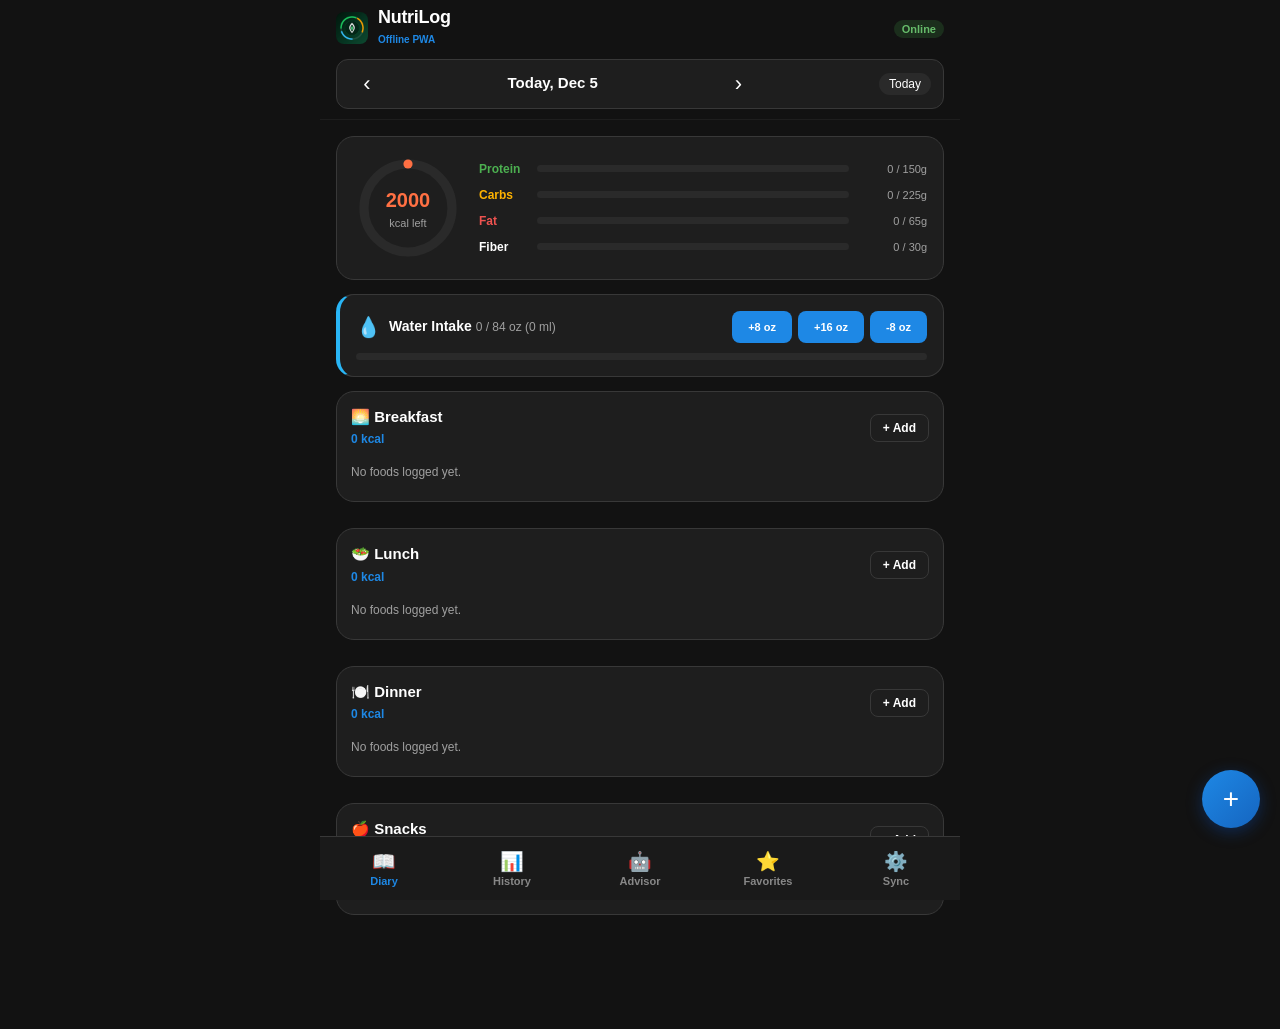
<file: docs/index.html>
<!DOCTYPE html>
<html lang="en">
<head>
  <meta charset="UTF-8">
  <meta name="viewport" content="width=device-width, initial-scale=1.0, maximum-scale=1.0, user-scalable=no, viewport-fit=cover">
  <title>NutriLog: Macro & Food Tracker</title>
  <meta name="description" content="Minimalist nutrition, macro, and water tracker with offline PWA support">
  <meta name="theme-color" content="#0D47A1">
  <meta name="apple-mobile-web-app-capable" content="yes">
  <meta name="apple-mobile-web-app-status-bar-style" content="black-translucent">
  <meta name="apple-mobile-web-app-title" content="NutriLog">

  <link rel="manifest" href="manifest.webmanifest">
  <link rel="icon" type="image/png" sizes="192x192" href="icons/icon-192.png">
  <link rel="apple-touch-icon" href="icons/icon-192.png">
  <link rel="stylesheet" href="style.css">
</head>
<body>
  <!-- Background Update Notification Banner -->
  <aside id="update-banner" class="update-banner hidden" role="alert" aria-live="polite">
    <div class="update-banner-content">
      <div class="update-icon">⚡</div>
      <div class="update-text">
        <strong>New version available!</strong>
        <span>Tap update to refresh with the latest changes instantly.</span>
      </div>
      <button id="btn-update-now" class="btn btn-primary btn-sm">Update now</button>
      <button id="btn-close-update" class="btn-icon" aria-label="Dismiss banner">&times;</button>
    </div>
  </aside>

  <!-- PWA Install Prompt Bar -->
  <aside id="install-banner" class="install-banner hidden">
    <div class="install-banner-content">
      <img src="icons/icon-192.png" alt="NutriLog" class="install-icon">
      <div class="install-text">
        <strong>Install NutriLog App</strong>
        <span>Add to home screen for instant offline tracking</span>
      </div>
      <button id="btn-install-pwa" class="btn btn-accent btn-sm">Install</button>
      <button id="btn-dismiss-install" class="btn-icon" aria-label="Dismiss install">&times;</button>
    </div>
  </aside>

  <div id="app-container">
    <!-- Header -->
    <header class="app-header">
      <div class="header-top">
        <div class="brand">
          <img src="icons/icon-192.png" alt="NutriLog Logo" class="brand-logo">
          <div>
            <h1 class="brand-title">NutriLog</h1>
            <span class="brand-sub">Offline PWA</span>
          </div>
        </div>
        <div class="header-actions">
          <span id="connection-pill" class="badge badge-success">Online</span>
        </div>
      </div>

      <!-- Date Navigator (shown on Diary tab) -->
      <nav id="date-navigator" class="date-nav" aria-label="Date navigation">
        <button id="btn-prev-day" class="nav-arrow" aria-label="Previous day">&#8249;</button>
        <div class="date-picker-wrap">
          <button id="btn-date-display" class="date-label">Today, Nov 3</button>
          <input type="date" id="native-date-picker" class="hidden-date-input" aria-label="Select date">
        </div>
        <button id="btn-next-day" class="nav-arrow" aria-label="Next day">&#8250;</button>
        <button id="btn-today" class="btn-chip">Today</button>
      </nav>
    </header>

    <!-- Main Content Panels -->
    <main class="app-main">
      <!-- TAB 1: DIARY -->
      <section id="tab-diary" class="tab-pane active" aria-labelledby="nav-tab-diary">
        <!-- Daily Macro Rings & Calorie Progress -->
        <article class="card card-rings">
          <div class="rings-grid">
            <div class="calorie-ring-box">
              <svg class="ring-svg" viewBox="0 0 120 120" aria-label="Calorie progress ring">
                <circle class="ring-bg" cx="60" cy="60" r="48"></circle>
                <circle id="calorie-ring-fill" class="ring-fill ring-calories" cx="60" cy="60" r="48"></circle>
              </svg>
              <div class="ring-center-text">
                <span id="diary-remaining-calories" class="ring-val">2000</span>
                <span class="ring-label">kcal left</span>
              </div>
            </div>
            <div class="macro-breakdown-list">
              <div class="macro-row">
                <span class="macro-name color-protein">Protein</span>
                <div class="progress-bar-wrap">
                  <div id="bar-protein" class="progress-bar bar-protein" style="width: 0%"></div>
                </div>
                <span id="label-protein" class="macro-qty">0 / 150g</span>
              </div>
              <div class="macro-row">
                <span class="macro-name color-carbs">Carbs</span>
                <div class="progress-bar-wrap">
                  <div id="bar-carbs" class="progress-bar bar-carbs" style="width: 0%"></div>
                </div>
                <span id="label-carbs" class="macro-qty">0 / 225g</span>
              </div>
              <div class="macro-row">
                <span class="macro-name color-fat">Fat</span>
                <div class="progress-bar-wrap">
                  <div id="bar-fat" class="progress-bar bar-fat" style="width: 0%"></div>
                </div>
                <span id="label-fat" class="macro-qty">0 / 65g</span>
              </div>
              <div class="macro-row">
                <span class="macro-name color-fiber">Fiber</span>
                <div class="progress-bar-wrap">
                  <div id="bar-fiber" class="progress-bar bar-fiber" style="width: 0%"></div>
                </div>
                <span id="label-fiber" class="macro-qty">0 / 30g</span>
              </div>
            </div>
          </div>
        </article>

        <!-- Water Tracker (In OZ) -->
        <article class="card card-water">
          <div class="water-header">
            <div class="water-title">
              <span class="water-icon">💧</span>
              <div>
                <strong>Water Intake</strong>
                <span id="water-intake-oz-display" class="text-sub">0 / 84 oz (0 ml)</span>
              </div>
            </div>
            <div class="water-quick-buttons">
              <button class="btn btn-water-sm" onclick="app.addWater(237)">+8 oz</button>
              <button class="btn btn-water-sm" onclick="app.addWater(473)">+16 oz</button>
              <button class="btn btn-water-sub" onclick="app.addWater(-237)">-8 oz</button>
            </div>
          </div>
          <div class="progress-bar-wrap water-bar-wrap">
            <div id="bar-water" class="progress-bar bar-water" style="width: 0%"></div>
          </div>
        </article>

        <!-- Meal Category Lists -->
        <div class="meals-container">
          <!-- Breakfast -->
          <article class="card card-meal" id="meal-card-BREAKFAST">
            <div class="meal-header">
              <div>
                <h2 class="meal-name">🌅 Breakfast</h2>
                <span id="kcal-BREAKFAST" class="meal-sub">0 kcal</span>
              </div>
              <button class="btn btn-outline btn-sm" onclick="app.openAddFoodModal('BREAKFAST')">+ Add</button>
            </div>
            <ul id="entries-BREAKFAST" class="meal-entries-list"></ul>
          </article>

          <!-- Lunch -->
          <article class="card card-meal" id="meal-card-LUNCH">
            <div class="meal-header">
              <div>
                <h2 class="meal-name">🥗 Lunch</h2>
                <span id="kcal-LUNCH" class="meal-sub">0 kcal</span>
              </div>
              <button class="btn btn-outline btn-sm" onclick="app.openAddFoodModal('LUNCH')">+ Add</button>
            </div>
            <ul id="entries-LUNCH" class="meal-entries-list"></ul>
          </article>

          <!-- Dinner -->
          <article class="card card-meal" id="meal-card-DINNER">
            <div class="meal-header">
              <div>
                <h2 class="meal-name">🍽️ Dinner</h2>
                <span id="kcal-DINNER" class="meal-sub">0 kcal</span>
              </div>
              <button class="btn btn-outline btn-sm" onclick="app.openAddFoodModal('DINNER')">+ Add</button>
            </div>
            <ul id="entries-DINNER" class="meal-entries-list"></ul>
          </article>

          <!-- Snacks -->
          <article class="card card-meal" id="meal-card-SNACK">
            <div class="meal-header">
              <div>
                <h2 class="meal-name">🍎 Snacks</h2>
                <span id="kcal-SNACK" class="meal-sub">0 kcal</span>
              </div>
              <button class="btn btn-outline btn-sm" onclick="app.openAddFoodModal('SNACK')">+ Add</button>
            </div>
            <ul id="entries-SNACK" class="meal-entries-list"></ul>
          </article>
        </div>

        <!-- Floating Action Button (+) matching preview -->
        <div class="fab-container">
          <div id="fab-menu" class="fab-menu hidden">
            <button class="fab-item" onclick="app.openBarcodeModal()">
              <span class="fab-item-icon">📷</span>
              <span>Scan Barcode</span>
            </button>
            <button class="fab-item" onclick="app.openAiRecipeModal()">
              <span class="fab-item-icon">✨</span>
              <span>Scan Label / Photo</span>
            </button>
            <button class="fab-item" onclick="app.openCustomFoodModal()">
              <span class="fab-item-icon">➕</span>
              <span>Create Custom Food</span>
            </button>
            <button class="fab-item" onclick="app.openAddFoodModal('BREAKFAST')">
              <span class="fab-item-icon">🔍</span>
              <span>Search All Foods</span>
            </button>
          </div>
          <button id="btn-main-fab" class="fab-main" onclick="app.toggleFab()" aria-label="Add Food Actions" title="Add Food">+</button>
        </div>
      </section>

      <!-- TAB 2: HISTORY -->
      <section id="tab-history" class="tab-pane" aria-labelledby="nav-tab-history">
        <div class="history-controls">
          <div>
            <h2 class="section-title">Nutrition History</h2>
            <span class="text-sub">Calorie and macro trends over time</span>
          </div>
          <div class="chip-group" role="radiogroup" aria-label="History date range">
            <button class="chip active" onclick="app.setHistoryRange(7)">7D</button>
            <button class="chip" onclick="app.setHistoryRange(14)">14D</button>
            <button class="chip" onclick="app.setHistoryRange(30)">30D</button>
          </div>
        </div>

        <!-- KPI Cards -->
        <div class="kpi-grid">
          <div class="card kpi-card">
            <span class="kpi-title">Avg Calories</span>
            <span id="kpi-avg-calories" class="kpi-val color-calories">0</span>
            <span id="kpi-goal-calories" class="kpi-sub">Goal: 2000 kcal</span>
          </div>
          <div class="card kpi-card">
            <span class="kpi-title">Avg Protein</span>
            <span id="kpi-avg-protein" class="kpi-val color-protein">0g</span>
            <span id="kpi-goal-protein" class="kpi-sub">Goal: 150g</span>
          </div>
          <div class="card kpi-card">
            <span class="kpi-title">On-Target Days</span>
            <span id="kpi-on-target" class="kpi-val color-water">0/0d</span>
            <span id="kpi-avg-water" class="kpi-sub">Avg H2O: 0 oz</span>
          </div>
        </div>

        <!-- Empty State (Shown when no historical logs exist) -->
        <article id="history-empty-state" class="card card-empty-state">
          <div class="empty-icon">📊</div>
          <h3>No Nutrition History Yet</h3>
          <p>You haven't logged any meals yet. When you add meals in your Daily Diary, your calorie trends, macro breakdowns, and charts will appear here automatically.</p>
          <button class="btn btn-primary" onclick="app.switchTab('diary')">Open Daily Diary</button>
        </article>

        <!-- Charts Content (Shown when logs exist) -->
        <div id="history-charts-content" class="charts-wrap hidden">
          <!-- Calorie History Chart -->
          <article class="card card-chart">
            <div class="chart-header">
              <div>
                <strong>Calorie Intake Over Time</strong>
                <span class="text-sub">Dashed line = daily target</span>
              </div>
              <button id="btn-toggle-calorie-chart" class="btn btn-outline btn-sm" onclick="app.toggleCalorieChartType()">Toggle Line/Bar</button>
            </div>
            <div class="chart-container">
              <canvas id="canvas-calories-chart" width="600" height="240"></canvas>
            </div>
          </article>

          <!-- Macro Trends Chart -->
          <article class="card card-chart">
            <div class="chart-header">
              <div>
                <strong>Macronutrients Over Time</strong>
                <span class="text-sub">Protein, Carbs, Fat (grams)</span>
              </div>
            </div>
            <div class="chart-container">
              <canvas id="canvas-macros-chart" width="600" height="240"></canvas>
            </div>
          </article>

          <!-- Daily Breakdown List -->
          <div class="daily-breakdown-section">
            <h3 class="section-title">Daily Log Breakdown</h3>
            <div id="history-breakdown-list" class="breakdown-list"></div>
          </div>
        </div>
      </section>

      <!-- TAB 3: AI ADVISOR -->
      <section id="tab-advisor" class="tab-pane" aria-labelledby="nav-tab-advisor">
        <h2 class="section-title">AI Nutrition Advisor</h2>
        <span class="text-sub">Smart feedback based on your goals & logged intake</span>

        <article class="card card-advisor">
          <div class="advisor-status-box">
            <div class="advisor-icon">🤖</div>
            <div class="advisor-intro">
              <strong>Personalized Daily Feedback</strong>
              <span>Reviewing today's calories, protein, and water progress.</span>
            </div>
          </div>
          <div id="advisor-advice-body" class="advisor-advice-body">
            <p>Log your meals for today in the <strong>Diary</strong> to receive tailored guidance on balancing macros, hitting your protein target, and managing calorie density.</p>
          </div>
          <button class="btn btn-primary btn-block" onclick="app.refreshAiAdvice()">Analyze Today's Nutrition</button>
        </article>
      </section>

      <!-- TAB 4: FAVORITES & RECENTS -->
      <section id="tab-favorites" class="tab-pane" aria-labelledby="nav-tab-favorites">
        <div class="fav-header">
          <div>
            <h2 class="section-title">Foods Library</h2>
            <span class="text-sub">Favorites & staple foods for quick logging</span>
          </div>
          <button class="btn btn-primary btn-sm" onclick="app.openCustomFoodModal()">+ Create Food</button>
        </div>

        <div class="search-input-wrap">
          <input type="text" id="fav-search-input" class="form-input" placeholder="Search saved & staple foods..." oninput="app.filterFavorites(this.value)">
        </div>

        <div id="favorites-list" class="favorites-grid"></div>
      </section>

      <!-- TAB 5: SETTINGS & GOALS -->
      <section id="tab-settings" class="tab-pane" aria-labelledby="nav-tab-settings">
        <!-- Daily Nutritional Goals Card -->
        <article class="card card-goals">
          <div class="goals-card-header">
            <span class="goals-icon">🎯</span>
            <div>
              <strong>Daily Nutritional Goals</strong>
              <span class="text-sub">Set targets in calories, macros, and water in OZ</span>
            </div>
          </div>

          <!-- Dynamic Real-Time Macro Calorie Validation Alert -->
          <aside id="macro-validation-alert" class="alert-box alert-warning hidden" role="alert">
            <div class="alert-header">
              <span class="alert-icon">⚠️</span>
              <strong id="macro-validation-title">Macro calories do not match total calorie goal</strong>
            </div>
            <p id="macro-validation-desc" class="alert-body"></p>
            <div class="alert-reminder">
              <strong>📌 Calorie Reminder:</strong> Protein = 4 kcal/g • Carbohydrates = 4 kcal/g • Fat = 9 kcal/g
            </div>
            <button id="btn-auto-balance" class="btn btn-sm btn-outline" onclick="app.autoSetCaloriesToMatchMacros()">Auto-Set Calorie Goal to Match Macros</button>
          </aside>

          <aside id="macro-validation-success" class="alert-box alert-success hidden">
            <span>✓ Macros balance to exact calorie goal (P × 4 + C × 4 + F × 9)</span>
          </aside>

          <form id="form-goals" class="goals-form" onsubmit="event.preventDefault(); app.saveGoals();">
            <div class="form-row">
              <div class="form-group">
                <label for="goal-calories">Calories (kcal)</label>
                <input type="number" id="goal-calories" class="form-input" required min="500" max="10000" oninput="app.checkMacroBalance()">
              </div>
              <div class="form-group">
                <label for="goal-water-oz">Water Target (oz)</label>
                <input type="number" id="goal-water-oz" class="form-input" required min="10" max="300" oninput="app.updateWaterOzHelper(this.value)">
                <span id="goal-water-ml-helper" class="input-helper">≈ 2484 ml</span>
              </div>
            </div>

            <div class="form-row">
              <div class="form-group">
                <label for="goal-protein">Protein (g)</label>
                <input type="number" id="goal-protein" class="form-input" required min="0" max="600" oninput="app.checkMacroBalance()">
                <span id="helper-protein-kcal" class="input-helper">0 kcal</span>
              </div>
              <div class="form-group">
                <label for="goal-carbs">Carbs (g)</label>
                <input type="number" id="goal-carbs" class="form-input" required min="0" max="1000" oninput="app.checkMacroBalance()">
                <span id="helper-carbs-kcal" class="input-helper">0 kcal</span>
              </div>
            </div>

            <div class="form-row">
              <div class="form-group">
                <label for="goal-fat">Fat (g)</label>
                <input type="number" id="goal-fat" class="form-input" required min="0" max="400" oninput="app.checkMacroBalance()">
                <span id="helper-fat-kcal" class="input-helper">0 kcal</span>
              </div>
              <div class="form-group">
                <label for="goal-fiber">Fiber (g)</label>
                <input type="number" id="goal-fiber" class="form-input" required min="0" max="100">
                <span class="input-helper">Daily minimum</span>
              </div>
            </div>

            <button type="submit" class="btn btn-primary btn-block">Save Nutritional Goals</button>
            <div id="goals-saved-toast" class="toast-success hidden">✓ Goals saved successfully!</div>
          </form>
        </article>

        <!-- Google Drive Backup & Sync Card -->
        <article class="card card-sync">
          <div class="sync-header">
            <span class="sync-icon">☁️</span>
            <div>
              <strong>Google Drive & Local Data Sync</strong>
              <span class="text-sub">Instant backup & cross-device restore</span>
            </div>
          </div>

          <!-- Wi-Fi Status & Wide Sync Button -->
          <div class="wifi-panel">
            <div class="wifi-panel-header">
              <span id="wifi-icon" class="wifi-badge-icon">📶</span>
              <div class="wifi-panel-text">
                <strong id="wifi-status-title">Wi-Fi Connected • Ready to Auto-Upload</strong>
                <span id="wifi-status-sub" class="text-sub">Changes sync to your Google Drive backup</span>
              </div>
              <span id="queue-badge" class="badge badge-warning hidden">0 Queued</span>
            </div>

            <div class="sync-details">
              <div>Status: <span id="sync-status-msg">Idle (All data synchronized)</span></div>
              <div>App: <strong>NutriLog Web</strong></div>
            </div>

            <button id="btn-sync-now" class="btn btn-primary btn-block btn-wide-sync" onclick="app.syncNow()">
              🔄 Sync Now to Google Drive
            </button>
          </div>

          <!-- Backup JSON Export / Import -->
          <div class="backup-actions">
            <button class="btn btn-outline" onclick="app.exportBackup()">📥 Export Backup (JSON)</button>
            <label class="btn btn-outline file-label">
              📤 Import Backup (JSON)
              <input type="file" id="import-backup-file" accept=".json" class="hidden" onchange="app.importBackup(event)">
            </label>
          </div>
        </article>

        <!-- App Version, Offline Service Worker & Update Status Card -->
        <article class="card card-version">
          <div class="version-header">
            <div class="version-icon">🛡️</div>
            <div>
              <strong>NutriLog PWA</strong>
              <span class="text-sub">NutriLog • Version 1.0.1</span>
            </div>
            <span class="badge badge-success">PWA Active</span>
          </div>

          <div class="version-details">
            <div class="detail-row">
              <span>Service Worker Status:</span>
              <span id="sw-status-label" class="badge badge-outline">Installed & Active</span>
            </div>
            <div class="detail-row">
              <span>Offline Cache:</span>
              <span id="cache-status-label">Offline Ready (NutriLog Cache)</span>
            </div>
            <div class="detail-row">
              <span>Hosting:</span>
              <span>GitHub Pages</span>
            </div>
          </div>

          <button class="btn btn-primary btn-block" onclick="app.manualCheckUpdate()">
            🔍 Check for Updates
          </button>

          <div class="danger-zone">
            <button class="btn btn-danger-outline btn-block" onclick="app.openResetModal()">
              🗑️ Reset All Meal & Water Logs
            </button>
          </div>
        </article>
      </section>
    </main>

    <!-- Bottom Navigation Bar (5 tabs) -->
    <nav class="bottom-nav" aria-label="Main navigation">
      <button class="nav-btn active" data-tab="diary" onclick="app.switchTab('diary')" id="nav-tab-diary">
        <span class="nav-icon">📖</span>
        <span class="nav-label">Diary</span>
      </button>
      <button class="nav-btn" data-tab="history" onclick="app.switchTab('history')" id="nav-tab-history">
        <span class="nav-icon">📊</span>
        <span class="nav-label">History</span>
      </button>
      <button class="nav-btn" data-tab="advisor" onclick="app.switchTab('advisor')" id="nav-tab-advisor">
        <span class="nav-icon">🤖</span>
        <span class="nav-label">Advisor</span>
      </button>
      <button class="nav-btn" data-tab="favorites" onclick="app.switchTab('favorites')" id="nav-tab-favorites">
        <span class="nav-icon">⭐</span>
        <span class="nav-label">Favorites</span>
      </button>
      <button class="nav-btn" data-tab="settings" onclick="app.switchTab('settings')" id="nav-tab-settings">
        <span class="nav-icon">⚙️</span>
        <span class="nav-label">Sync</span>
      </button>
    </nav>
  </div>

  <!-- Modal: Add Food / Search -->
  <div id="modal-add-food" class="modal-overlay hidden" role="dialog" aria-modal="true">
    <div class="modal-card">
      <div class="modal-header">
        <div style="display: flex; align-items: center; gap: 8px;">
          <h3 style="margin: 0; font-size: 16px;">Add to</h3>
          <select id="modal-meal-select" class="form-input" style="width: auto; padding: 4px 8px; font-weight: bold;" onchange="app.currentMealType = this.value">
            <option value="BREAKFAST">Breakfast</option>
            <option value="LUNCH">Lunch</option>
            <option value="DINNER">Dinner</option>
            <option value="SNACK">Snacks</option>
          </select>
        </div>
        <button class="btn-icon" onclick="app.closeModal('modal-add-food')" aria-label="Close modal">&times;</button>
      </div>
      <div class="modal-body">
        <!-- Quick Scanner / Creation Actions -->
        <div class="quick-scanner-shortcuts" style="margin-bottom: 12px; display: flex; gap: 8px;">
          <button class="btn btn-outline btn-sm" onclick="app.openBarcodeModal()">📷 Scan Barcode</button>
          <button class="btn btn-outline btn-sm" onclick="app.openCustomFoodModal()">➕ Custom Food</button>
          <button class="btn btn-outline btn-sm" onclick="app.openAiRecipeModal()">✨ Scan Label / Photo</button>
        </div>

        <!-- Modal Subtabs -->
        <div class="modal-subtabs">
          <button id="subtab-all" class="subtab-btn active" onclick="app.switchModalSubTab('all')">🔍 Search All Foods</button>
          <button id="subtab-favs" class="subtab-btn" onclick="app.switchModalSubTab('favorites')">⭐ Favorites</button>
          <button id="subtab-recents" class="subtab-btn" onclick="app.switchModalSubTab('recents')">🕒 Recent</button>
        </div>

        <!-- Search Input -->
        <div class="search-input-wrap">
          <input type="text" id="food-search-box" class="form-input" placeholder="Search millions of foods (e.g. egg, chicken, oats, yogurt)..." oninput="app.onSearchInput(this.value)">
        </div>

        <!-- Serving Adjuster Card -->
        <div id="serving-adjuster-panel" class="serving-adjuster-card hidden">
          <div class="serving-adjuster-header">
            <div>
              <strong id="adj-food-name">Food Name</strong>
              <div id="adj-food-brand" class="text-sub">Brand</div>
            </div>
            <button class="btn-icon" onclick="app.closeServingAdjuster()">&times;</button>
          </div>
          <div style="display: flex; gap: 10px; align-items: center;">
            <div style="flex: 1;">
              <label for="adj-serving-qty" style="font-size: 11px; color: var(--text-sub);">Portion (grams / ml):</label>
              <input type="number" id="adj-serving-qty" class="form-input" style="padding: 6px 10px;" value="100" min="1" max="5000" oninput="app.recalcAdjusterMacros()">
            </div>
            <button id="btn-confirm-log" class="btn btn-primary" style="margin-top: 14px;" onclick="app.confirmLogAdjustedFood()">
              + Log Food
            </button>
          </div>
          <div class="serving-adjuster-macros">
            <span id="adj-kcal" class="color-calories font-bold" style="font-weight: 700;">0 kcal</span>
            <span id="adj-p" class="color-protein">P: 0g</span>
            <span id="adj-c" class="color-carbs">C: 0g</span>
            <span id="adj-f" class="color-fat">F: 0g</span>
          </div>
        </div>

        <!-- Search Results List -->
        <div id="food-search-loading" class="text-sub hidden" style="text-align: center; padding: 10px;">
          ⏳ Searching food database...
        </div>
        <div id="food-search-results" class="search-results-list"></div>
      </div>
    </div>
  </div>

  <!-- Modal: Create Custom Food -->
  <div id="modal-custom-food" class="modal-overlay hidden" role="dialog" aria-modal="true">
    <div class="modal-card">
      <div class="modal-header">
        <h3>Create Custom Food</h3>
        <button class="btn-icon" onclick="app.closeModal('modal-custom-food')" aria-label="Close modal">&times;</button>
      </div>
      <form id="form-custom-food" onsubmit="event.preventDefault(); app.saveCustomFood();">
        <div class="modal-body form-grid">
          <div class="form-group full-width">
            <label for="custom-name">Food Name</label>
            <input type="text" id="custom-name" class="form-input" required placeholder="e.g. Greek Yogurt 2%">
          </div>
          <div class="form-group">
            <label for="custom-brand">Brand</label>
            <input type="text" id="custom-brand" class="form-input" placeholder="e.g. Fage">
          </div>
          <div class="form-group">
            <label for="custom-serving-size">Serving Size (g)</label>
            <input type="number" id="custom-serving-size" class="form-input" required value="100">
          </div>
          <div class="form-group">
            <label for="custom-calories">Calories (kcal)</label>
            <input type="number" id="custom-calories" class="form-input" required min="0">
          </div>
          <div class="form-group">
            <label for="custom-protein">Protein (g)</label>
            <input type="number" id="custom-protein" class="form-input" required min="0">
          </div>
          <div class="form-group">
            <label for="custom-carbs">Carbs (g)</label>
            <input type="number" id="custom-carbs" class="form-input" required min="0">
          </div>
          <div class="form-group">
            <label for="custom-fat">Fat (g)</label>
            <input type="number" id="custom-fat" class="form-input" required min="0">
          </div>
        </div>
        <div class="modal-footer">
          <button type="button" class="btn btn-outline" onclick="app.closeModal('modal-custom-food')">Cancel</button>
          <button type="submit" class="btn btn-primary">Save to Library</button>
        </div>
      </form>
    </div>
  </div>

  <!-- Modal: Live Camera Barcode Scanner -->
  <div id="modal-barcode" class="modal-overlay hidden" role="dialog" aria-modal="true">
    <div class="modal-card">
      <div class="modal-header">
        <h3>📷 Barcode Scanner</h3>
        <button class="btn-icon" onclick="app.closeBarcodeModal()" aria-label="Close modal">&times;</button>
      </div>
      <div class="modal-body barcode-modal-body">
        <!-- Real Live Camera Viewfinder -->
        <div class="camera-scanner-wrap" id="camera-scanner-container">
          <video id="barcode-video" class="camera-preview" autoplay playsinline muted></video>
          <div class="scanner-overlay">
            <div class="scanner-reticle">
              <div class="scanner-laser"></div>
            </div>
          </div>
        </div>

        <div id="barcode-camera-status" class="text-sub" style="text-align: center; margin-bottom: 8px;">
          Point camera at barcode to scan automatically
        </div>

        <div class="camera-controls">
          <button id="btn-toggle-camera" class="btn btn-primary btn-sm" onclick="app.startBarcodeCamera()">Start Live Camera</button>
          <label class="btn btn-outline btn-sm file-label">
            📸 Photo / Upload
            <input type="file" id="barcode-file-input" accept="image/*" capture="environment" class="hidden" onchange="app.handleBarcodeImageFile(event)">
          </label>
        </div>

        <!-- Manual barcode input fallback -->
        <details style="margin-top: 14px; font-size: 12px; color: var(--text-sub);">
          <summary style="cursor: pointer; padding: 4px 0;">Or enter UPC / EAN barcode numbers manually</summary>
          <div class="barcode-input-row" style="margin-top: 8px;">
            <input type="text" id="barcode-manual-input" class="form-input" placeholder="e.g. 011110825316" inputmode="numeric">
            <button class="btn btn-primary btn-sm" onclick="app.lookupBarcode(document.getElementById('barcode-manual-input').value)">Lookup</button>
          </div>
          <div class="barcode-examples" style="margin-top: 6px;">
            <span>Examples:</span>
            <button class="chip" onclick="app.lookupBarcode('737628064502')">Thai Noodles</button>
            <button class="chip" onclick="app.lookupBarcode('041570054238')">Oat Milk</button>
            <button class="chip" onclick="app.lookupBarcode('038000359217')">Kellogg's Cereal</button>
          </div>
        </details>

        <div id="barcode-result-area" class="barcode-result-area hidden"></div>
      </div>
    </div>
  </div>

  <!-- Modal: AI Recipe / Label Scanner -->
  <div id="modal-ai-scan" class="modal-overlay hidden" role="dialog" aria-modal="true">
    <div class="modal-card">
      <div class="modal-header">
        <h3>AI Nutrition Label / Meal Scanner</h3>
        <button class="btn-icon" onclick="app.closeModal('modal-ai-scan')" aria-label="Close modal">&times;</button>
      </div>
      <div class="modal-body">
        <p class="text-sub">Describe what you ate or paste nutrition label values to estimate macros:</p>
        <textarea id="ai-scan-description" class="form-input textarea" rows="3" placeholder="e.g. 2 scrambled eggs with half an avocado and 1 slice of sourdough toast"></textarea>
        <button class="btn btn-primary btn-block" onclick="app.analyzeAiMeal()">✨ Estimate Nutrition</button>
        <div id="ai-scan-results" class="ai-scan-results hidden"></div>
      </div>
    </div>
  </div>

  <!-- Modal: Reset Confirmation -->
  <div id="modal-reset" class="modal-overlay hidden" role="dialog" aria-modal="true">
    <div class="modal-card">
      <div class="modal-header">
        <h3>Clear All Food & Water History?</h3>
        <button class="btn-icon" onclick="app.closeModal('modal-reset')" aria-label="Close modal">&times;</button>
      </div>
      <div class="modal-body">
        <p>This will permanently delete all logged meal entries and water records from your device's history, leaving an empty slate.</p>
        <p class="text-sub">Your target goals and custom saved foods in your library will NOT be deleted.</p>
      </div>
      <div class="modal-footer">
        <button class="btn btn-outline" onclick="app.closeModal('modal-reset')">Cancel</button>
        <button class="btn btn-danger" onclick="app.confirmResetHistory()">Clear All Logs</button>
      </div>
    </div>
  </div>

  <script src="app.js"></script>
</body>
</html>
</file>
<file: docs/style.css>
/* NutriLog PWA Stylesheet */
:root {
  --bg-color: #121212;
  --surface-color: #1E1E1E;
  --surface-variant: #2A2A2A;
  --outline-color: #383838;
  --text-main: #FFFFFF;
  --text-sub: #A0A0A0;
  
  --primary: #1E88E5;
  --primary-hover: #1565C0;
  --primary-container: rgba(30, 136, 229, 0.18);
  
  --calories-color: #FF7043;
  --protein-color: #4CAF50;
  --carbs-color: #FFB300;
  --fat-color: #EF5350;
  --fiber-color: #AB47BC;
  --water-color: #29B6F6;
  
  --error-color: #E53935;
  --error-container: rgba(229, 57, 53, 0.16);
  --success-color: #43A047;
  
  --font-family: -apple-system, BlinkMacSystemFont, "Segoe UI", Roboto, Helvetica, Arial, sans-serif;
  --radius-lg: 18px;
  --radius-md: 12px;
  --radius-sm: 8px;
  --bottom-nav-height: 64px;
}

* {
  box-sizing: border-box;
  margin: 0;
  padding: 0;
  -webkit-tap-highlight-color: transparent;
}

body {
  background-color: var(--bg-color);
  color: var(--text-main);
  font-family: var(--font-family);
  font-size: 14px;
  line-height: 1.5;
  min-height: 100vh;
  min-height: 100dvh;
  display: flex;
  flex-direction: column;
  overflow-x: hidden;
  user-select: none;
  -webkit-font-smoothing: antialiased;
}

/* Update Banner (Top notification when new sw.js arrives) */
.update-banner {
  position: sticky;
  top: 0;
  z-index: 9999;
  background: linear-gradient(135deg, #0D47A1, #1976D2);
  color: #FFFFFF;
  padding: 12px 16px;
  box-shadow: 0 4px 16px rgba(0,0,0,0.4);
  transition: transform 0.3s cubic-bezier(0.16, 1, 0.3, 1), opacity 0.3s;
}

.update-banner-content {
  max-width: 600px;
  margin: 0 auto;
  display: flex;
  align-items: center;
  gap: 12px;
}

.update-icon {
  font-size: 24px;
}

.update-text {
  flex: 1;
  display: flex;
  flex-direction: column;
  font-size: 13px;
}

.update-text strong {
  font-size: 14px;
  color: #FFF;
}

.install-banner {
  background-color: #1F2937;
  border-bottom: 1px solid var(--outline-color);
  padding: 10px 16px;
  position: sticky;
  top: 0;
  z-index: 9998;
}

.install-banner-content {
  max-width: 600px;
  margin: 0 auto;
  display: flex;
  align-items: center;
  gap: 12px;
}

.install-icon {
  width: 36px;
  height: 36px;
  border-radius: 8px;
}

.install-text {
  flex: 1;
  display: flex;
  flex-direction: column;
}

.install-text strong {
  font-size: 13px;
}

.install-text span {
  font-size: 11px;
  color: var(--text-sub);
}

#app-container {
  display: flex;
  flex-direction: column;
  flex: 1;
  max-width: 640px;
  width: 100%;
  margin: 0 auto;
  padding-bottom: calc(var(--bottom-nav-height) + env(safe-area-inset-bottom, 16px) + 20px);
}

/* Header */
.app-header {
  padding: calc(env(safe-area-inset-top, 12px) + 8px) 16px 10px 16px;
  background-color: var(--bg-color);
  position: sticky;
  top: 0;
  z-index: 100;
  border-bottom: 1px solid rgba(255, 255, 255, 0.05);
}

.header-top {
  display: flex;
  align-items: center;
  justify-content: space-between;
}

.brand {
  display: flex;
  align-items: center;
  gap: 10px;
}

.brand-logo {
  width: 32px;
  height: 32px;
  border-radius: 8px;
}

.brand-title {
  font-size: 18px;
  font-weight: 700;
  letter-spacing: -0.3px;
  line-height: 1.1;
}

.brand-sub {
  font-size: 10px;
  color: var(--primary);
  font-weight: 600;
}

.date-nav {
  display: flex;
  align-items: center;
  justify-content: space-between;
  margin-top: 10px;
  background-color: var(--surface-color);
  padding: 6px 12px;
  border-radius: var(--radius-md);
  border: 1px solid var(--outline-color);
}

.nav-arrow {
  background: none;
  border: none;
  color: var(--text-main);
  font-size: 22px;
  width: 36px;
  height: 36px;
  display: flex;
  align-items: center;
  justify-content: center;
  cursor: pointer;
  border-radius: 50%;
}

.nav-arrow:active {
  background-color: var(--surface-variant);
}

.date-picker-wrap {
  position: relative;
  cursor: pointer;
}

.date-label {
  background: none;
  border: none;
  color: var(--text-main);
  font-weight: 700;
  font-size: 15px;
  cursor: pointer;
}

.hidden-date-input {
  position: absolute;
  top: 0;
  left: 0;
  opacity: 0;
  width: 100%;
  height: 100%;
  cursor: pointer;
}

/* Main Layout */
.app-main {
  flex: 1;
  padding: 16px;
}

.tab-pane {
  display: none;
  animation: fadeIn 0.2s ease-in-out;
}

.tab-pane.active {
  display: block;
}

@keyframes fadeIn {
  from { opacity: 0; transform: translateY(4px); }
  to { opacity: 1; transform: translateY(0); }
}

/* Cards */
.card {
  background-color: var(--surface-color);
  border-radius: var(--radius-lg);
  padding: 16px;
  border: 1px solid var(--outline-color);
  margin-bottom: 14px;
}

/* Rings & Macros */
.rings-grid {
  display: flex;
  align-items: center;
  gap: 16px;
}

.calorie-ring-box {
  position: relative;
  width: 110px;
  height: 110px;
  flex-shrink: 0;
}

.ring-svg {
  width: 100%;
  height: 100%;
  transform: rotate(-90deg);
}

.ring-bg {
  fill: none;
  stroke: var(--surface-variant);
  stroke-width: 10;
}

.ring-fill {
  fill: none;
  stroke: var(--calories-color);
  stroke-width: 10;
  stroke-linecap: round;
  stroke-dasharray: 301.6;
  stroke-dashoffset: 301.6;
  transition: stroke-dashoffset 0.6s ease;
}

.ring-center-text {
  position: absolute;
  top: 0;
  left: 0;
  width: 100%;
  height: 100%;
  display: flex;
  flex-direction: column;
  align-items: center;
  justify-content: center;
}

.ring-val {
  font-size: 20px;
  font-weight: 800;
  color: var(--calories-color);
}

.ring-label {
  font-size: 11px;
  color: var(--text-sub);
}

.macro-breakdown-list {
  flex: 1;
  display: flex;
  flex-direction: column;
  gap: 8px;
}

.macro-row {
  display: flex;
  align-items: center;
  gap: 8px;
  font-size: 12px;
}

.macro-name {
  width: 50px;
  font-weight: 600;
}

.macro-qty {
  width: 70px;
  text-align: right;
  color: var(--text-sub);
  font-size: 11px;
}

.progress-bar-wrap {
  flex: 1;
  height: 7px;
  background-color: var(--surface-variant);
  border-radius: 4px;
  overflow: hidden;
}

.progress-bar {
  height: 100%;
  border-radius: 4px;
  transition: width 0.4s ease;
}

.bar-protein { background-color: var(--protein-color); }
.bar-carbs { background-color: var(--carbs-color); }
.bar-fat { background-color: var(--fat-color); }
.bar-fiber { background-color: var(--fiber-color); }
.bar-water { background-color: var(--water-color); }

/* Water Card */
.card-water {
  border-left: 4px solid var(--water-color);
}

.water-header {
  display: flex;
  align-items: center;
  justify-content: space-between;
  margin-bottom: 10px;
}

.water-title {
  display: flex;
  align-items: center;
  gap: 8px;
}

.water-icon {
  font-size: 20px;
}

.water-quick-buttons {
  display: flex;
  gap: 6px;
}

.btn-water-sm {
  background-color: rgba(41, 182, 246, 0.15);
  color: var(--water-color);
  border: none;
  font-weight: 700;
  font-size: 11px;
  padding: 5px 9px;
  border-radius: var(--radius-sm);
  cursor: pointer;
}

.btn-water-sm:active {
  background-color: rgba(41, 182, 246, 0.35);
}

.btn-water-sub {
  background-color: var(--surface-variant);
  color: var(--text-sub);
  border: none;
  font-size: 11px;
  padding: 5px 9px;
  border-radius: var(--radius-sm);
  cursor: pointer;
}

/* Meals */
.meals-container {
  display: flex;
  flex-direction: column;
  gap: 12px;
}

.card-meal {
  padding: 14px;
}

.meal-header {
  display: flex;
  align-items: center;
  justify-content: space-between;
  margin-bottom: 8px;
}

.meal-name {
  font-size: 15px;
  font-weight: 700;
}

.meal-sub {
  font-size: 12px;
  color: var(--primary);
  font-weight: 600;
}

.meal-entries-list {
  list-style: none;
  display: flex;
  flex-direction: column;
  gap: 6px;
}

.meal-entry-item {
  display: flex;
  align-items: center;
  justify-content: space-between;
  padding: 8px 10px;
  background-color: var(--surface-variant);
  border-radius: var(--radius-sm);
  font-size: 13px;
}

.entry-left {
  display: flex;
  flex-direction: column;
}

.entry-name {
  font-weight: 600;
}

.entry-macros {
  font-size: 11px;
  color: var(--text-sub);
}

.entry-right {
  display: flex;
  align-items: center;
  gap: 10px;
}

.entry-kcal {
  font-weight: 700;
  color: var(--calories-color);
}

.btn-delete-entry {
  background: none;
  border: none;
  color: #888;
  cursor: pointer;
  font-size: 16px;
  padding: 4px;
}

.btn-delete-entry:hover {
  color: var(--error-color);
}

/* KPI Grid */
.kpi-grid {
  display: grid;
  grid-template-columns: repeat(3, 1fr);
  gap: 10px;
  margin-bottom: 14px;
}

.kpi-card {
  padding: 12px 10px;
  display: flex;
  flex-direction: column;
  align-items: center;
  text-align: center;
}

.kpi-title {
  font-size: 11px;
  color: var(--text-sub);
}

.kpi-val {
  font-size: 18px;
  font-weight: 800;
  margin: 2px 0;
}

.kpi-sub {
  font-size: 10px;
  color: var(--text-sub);
}

/* History Controls & Empty State */
.history-controls {
  display: flex;
  align-items: center;
  justify-content: space-between;
  margin-bottom: 14px;
}

.chip-group {
  display: flex;
  gap: 6px;
}

.chip {
  background-color: var(--surface-variant);
  color: var(--text-sub);
  border: 1px solid var(--outline-color);
  padding: 4px 10px;
  border-radius: 16px;
  font-size: 12px;
  cursor: pointer;
}

.chip.active {
  background-color: var(--primary);
  color: #FFF;
  font-weight: 700;
  border-color: var(--primary);
}

.card-empty-state {
  text-align: center;
  padding: 32px 20px;
}

.empty-icon {
  font-size: 42px;
  margin-bottom: 10px;
}

.card-empty-state h3 {
  font-size: 17px;
  margin-bottom: 6px;
}

.card-empty-state p {
  color: var(--text-sub);
  font-size: 13px;
  margin-bottom: 16px;
}

.chart-header {
  display: flex;
  align-items: center;
  justify-content: space-between;
  margin-bottom: 12px;
}

.chart-container {
  width: 100%;
  height: 200px;
}

.chart-container canvas {
  width: 100% !important;
  height: 100% !important;
}

/* Breakdowns */
.daily-breakdown-section {
  margin-top: 16px;
}

.breakdown-list {
  display: flex;
  flex-direction: column;
  gap: 8px;
  margin-top: 8px;
}

.breakdown-row {
  display: flex;
  align-items: center;
  justify-content: space-between;
  background-color: var(--surface-color);
  border: 1px solid var(--outline-color);
  padding: 12px 14px;
  border-radius: var(--radius-md);
  cursor: pointer;
}

.breakdown-row:active {
  background-color: var(--surface-variant);
}

/* Wi-Fi & Goals Card */
.wifi-panel {
  background-color: rgba(30, 136, 229, 0.12);
  border: 1px solid rgba(30, 136, 229, 0.25);
  border-radius: var(--radius-md);
  padding: 14px;
  margin: 12px 0;
}

.wifi-panel-header {
  display: flex;
  align-items: center;
  gap: 10px;
}

.wifi-badge-icon {
  font-size: 22px;
}

.wifi-panel-text {
  flex: 1;
  display: flex;
  flex-direction: column;
}

.sync-details {
  font-size: 12px;
  color: var(--text-sub);
  margin: 10px 0;
  border-top: 1px solid rgba(255, 255, 255, 0.08);
  padding-top: 8px;
}

.btn-wide-sync {
  width: 100%;
  height: 46px;
  font-size: 14px;
  font-weight: 700;
  display: flex;
  align-items: center;
  justify-content: center;
  gap: 8px;
}

/* Alerts */
.alert-box {
  padding: 14px;
  border-radius: var(--radius-md);
  margin-bottom: 14px;
}

.alert-warning {
  background-color: var(--error-container);
  border: 1px solid rgba(229, 57, 53, 0.4);
  color: #FFCDD2;
}

.alert-warning strong {
  color: #FFF;
}

.alert-success {
  background-color: rgba(67, 160, 71, 0.18);
  border: 1px solid rgba(67, 160, 71, 0.4);
  color: #A5D6A7;
  font-size: 12px;
  font-weight: 600;
}

.alert-header {
  display: flex;
  align-items: center;
  gap: 8px;
  margin-bottom: 6px;
}

.alert-body {
  font-size: 12px;
  line-height: 1.4;
  margin-bottom: 8px;
}

.alert-reminder {
  font-size: 11px;
  padding-top: 6px;
  border-top: 1px solid rgba(255, 255, 255, 0.1);
  margin-bottom: 8px;
}

/* Forms */
.form-row {
  display: grid;
  grid-template-columns: 1fr 1fr;
  gap: 12px;
  margin-bottom: 12px;
}

.form-group {
  display: flex;
  flex-direction: column;
  gap: 4px;
}

.form-group.full-width {
  grid-column: span 2;
}

.form-group label {
  font-size: 12px;
  font-weight: 600;
  color: var(--text-sub);
}

.form-input {
  background-color: var(--surface-variant);
  border: 1px solid var(--outline-color);
  color: var(--text-main);
  padding: 10px 12px;
  border-radius: var(--radius-sm);
  font-size: 14px;
  width: 100%;
}

.form-input:focus {
  outline: none;
  border-color: var(--primary);
}

.input-helper {
  font-size: 11px;
  color: var(--text-sub);
}

.btn {
  background-color: var(--primary);
  color: #FFFFFF;
  border: none;
  border-radius: var(--radius-sm);
  padding: 10px 16px;
  font-weight: 600;
  cursor: pointer;
  display: inline-flex;
  align-items: center;
  justify-content: center;
  transition: opacity 0.2s;
}

.btn:active {
  opacity: 0.85;
}

.btn-primary { background-color: var(--primary); }
.btn-accent { background-color: #00E676; color: #000; font-weight: 700; }
.btn-danger { background-color: var(--error-color); color: #FFF; }
.btn-outline { background: none; border: 1px solid var(--outline-color); color: var(--text-main); }
.btn-danger-outline { background: none; border: 1px solid var(--error-color); color: var(--error-color); }
.btn-block { width: 100%; }
.btn-sm { padding: 6px 12px; font-size: 12px; }
.btn-chip { background-color: var(--surface-variant); border: none; color: var(--text-main); padding: 4px 10px; border-radius: 12px; font-size: 12px; cursor: pointer; }

.btn-icon {
  background: none;
  border: none;
  color: #FFF;
  font-size: 20px;
  cursor: pointer;
  padding: 4px 8px;
}

/* Badges */
.badge {
  font-size: 11px;
  padding: 3px 8px;
  border-radius: 10px;
  font-weight: 700;
}

.badge-success { background-color: rgba(67, 160, 71, 0.2); color: #66BB6A; }
.badge-warning { background-color: rgba(255, 179, 0, 0.2); color: #FFB300; }
.badge-outline { border: 1px solid var(--outline-color); color: var(--text-sub); }

/* Bottom Nav */
.bottom-nav {
  position: fixed;
  bottom: 0;
  left: 0;
  right: 0;
  height: calc(var(--bottom-nav-height) + env(safe-area-inset-bottom, 0px));
  padding-bottom: env(safe-area-inset-bottom, 0px);
  background-color: #1A1A1A;
  border-top: 1px solid var(--outline-color);
  display: flex;
  justify-content: space-around;
  align-items: center;
  z-index: 1000;
  max-width: 640px;
  margin: 0 auto;
}

.nav-btn {
  background: none;
  border: none;
  color: #888;
  display: flex;
  flex-direction: column;
  align-items: center;
  justify-content: center;
  gap: 2px;
  flex: 1;
  height: 100%;
  cursor: pointer;
}

.nav-btn.active {
  color: var(--primary);
}

.nav-icon {
  font-size: 19px;
}

.nav-label {
  font-size: 11px;
  font-weight: 600;
}

/* Modals */
.modal-overlay {
  position: fixed;
  top: 0;
  left: 0;
  right: 0;
  bottom: 0;
  background-color: rgba(0, 0, 0, 0.75);
  display: flex;
  align-items: flex-end;
  justify-content: center;
  z-index: 2000;
  backdrop-filter: blur(4px);
}

.modal-card {
  background-color: var(--surface-color);
  width: 100%;
  max-width: 640px;
  max-height: 85vh;
  border-radius: 20px 20px 0 0;
  display: flex;
  flex-direction: column;
  border-top: 1px solid var(--outline-color);
  animation: slideUp 0.25s ease-out;
  padding: 16px;
  overflow-y: auto;
}

@keyframes slideUp {
  from { transform: translateY(100%); }
  to { transform: translateY(0); }
}

.modal-header {
  display: flex;
  align-items: center;
  justify-content: space-between;
  padding-bottom: 12px;
  border-bottom: 1px solid var(--outline-color);
}

.modal-body {
  padding: 14px 0;
}

.modal-footer {
  display: flex;
  justify-content: flex-end;
  gap: 10px;
  padding-top: 12px;
  border-top: 1px solid var(--outline-color);
}

.color-calories { color: var(--calories-color); }
.color-protein { color: var(--protein-color); }
.color-carbs { color: var(--carbs-color); }
.color-fat { color: var(--fat-color); }
.color-water { color: var(--water-color); }
.text-sub { color: var(--text-sub); font-size: 12px; }
.hidden { display: none !important; }

/* Floating Action Button (FAB) */
.fab-container {
  position: fixed;
  bottom: calc(72px + env(safe-area-inset-bottom, 0px));
  right: 20px;
  z-index: 100;
  display: flex;
  flex-direction: column;
  align-items: flex-end;
  gap: 12px;
}

.fab-main {
  width: 58px;
  height: 58px;
  border-radius: 50%;
  background: linear-gradient(135deg, var(--primary) 0%, #1565C0 100%);
  color: #FFFFFF;
  border: none;
  box-shadow: 0 4px 16px rgba(13, 71, 161, 0.45);
  font-size: 28px;
  display: flex;
  align-items: center;
  justify-content: center;
  cursor: pointer;
  transition: transform 0.2s cubic-bezier(0.4, 0, 0.2, 1), box-shadow 0.2s ease;
}

.fab-main:active {
  transform: scale(0.92);
}

.fab-main.active {
  transform: rotate(45deg);
  background: #D32F2F;
}

.fab-menu {
  display: flex;
  flex-direction: column;
  align-items: flex-end;
  gap: 10px;
  transition: opacity 0.2s ease, transform 0.2s ease;
}

.fab-item {
  display: flex;
  align-items: center;
  gap: 10px;
  background: var(--surface-color);
  color: var(--text-color);
  border: 1px solid var(--outline-color);
  padding: 8px 14px;
  border-radius: 24px;
  box-shadow: 0 4px 12px rgba(0, 0, 0, 0.15);
  cursor: pointer;
  font-size: 13px;
  font-weight: 600;
  white-space: nowrap;
  animation: slideInRight 0.18s ease-out;
}

.fab-item:active {
  background: var(--surface-variant);
  transform: scale(0.97);
}

.fab-item-icon {
  font-size: 16px;
}

@keyframes slideInRight {
  from { opacity: 0; transform: translateX(20px); }
  to { opacity: 1; transform: translateX(0); }
}

/* Modal Sub-Tabs */
.modal-subtabs {
  display: flex;
  border-bottom: 1px solid var(--outline-color);
  margin-bottom: 12px;
  gap: 4px;
  overflow-x: auto;
}

.subtab-btn {
  background: none;
  border: none;
  border-bottom: 2px solid transparent;
  padding: 8px 12px;
  color: var(--text-sub);
  font-size: 13px;
  font-weight: 600;
  cursor: pointer;
  white-space: nowrap;
}

.subtab-btn.active {
  color: var(--primary);
  border-bottom-color: var(--primary);
}

/* Camera Barcode Scanner */
.camera-scanner-wrap {
  position: relative;
  width: 100%;
  height: 260px;
  background: #000000;
  border-radius: var(--radius-md);
  overflow: hidden;
  display: flex;
  align-items: center;
  justify-content: center;
  margin-bottom: 14px;
}

.camera-preview {
  width: 100%;
  height: 100%;
  object-fit: cover;
}

.scanner-overlay {
  position: absolute;
  top: 0;
  left: 0;
  width: 100%;
  height: 100%;
  pointer-events: none;
  display: flex;
  align-items: center;
  justify-content: center;
}

.scanner-reticle {
  width: 220px;
  height: 140px;
  border: 2px solid rgba(255, 255, 255, 0.7);
  border-radius: 12px;
  position: relative;
  box-shadow: 0 0 0 1000px rgba(0, 0, 0, 0.5);
}

.scanner-reticle::before {
  content: '';
  position: absolute;
  top: -2px; left: -2px; right: -2px; bottom: -2px;
  border: 2px solid #00E676;
  border-radius: 12px;
  clip-path: polygon(0 0, 25px 0, 25px 25px, 0 25px,
                     100% 0, 100% 25px, calc(100% - 25px) 25px, calc(100% - 25px) 0,
                     0 100%, 0 calc(100% - 25px), 25px calc(100% - 25px), 25px 100%,
                     100% 100%, calc(100% - 25px) 100%, calc(100% - 25px) calc(100% - 25px), 100% calc(100% - 25px));
}

.scanner-laser {
  position: absolute;
  width: 100%;
  height: 2px;
  background: #FF1744;
  box-shadow: 0 0 8px #FF1744;
  top: 0;
  animation: scanLaser 2s infinite ease-in-out alternate;
}

@keyframes scanLaser {
  0% { top: 10%; }
  100% { top: 90%; }
}

.camera-controls {
  display: flex;
  gap: 10px;
  margin-top: 10px;
  justify-content: center;
}

/* Serving Adjuster Card */
.serving-adjuster-card {
  background: var(--surface-variant);
  border: 1px solid var(--outline-color);
  border-radius: var(--radius-md);
  padding: 14px;
  margin: 12px 0;
}

.serving-adjuster-header {
  display: flex;
  justify-content: space-between;
  align-items: baseline;
  margin-bottom: 10px;
}

.serving-adjuster-macros {
  display: flex;
  gap: 12px;
  font-size: 12px;
  margin-top: 8px;
}

/* Delete Favorite Button */
.btn-delete-fav {
  background: none;
  border: none;
  color: #D32F2F;
  font-size: 18px;
  padding: 6px;
  cursor: pointer;
  border-radius: 6px;
  transition: background 0.2s;
  display: inline-flex;
  align-items: center;
  justify-content: center;
}

.btn-delete-fav:active {
  background: rgba(211, 47, 47, 0.15);
}

.fav-card-actions {
  display: flex;
  align-items: center;
  gap: 8px;
}
</file>
